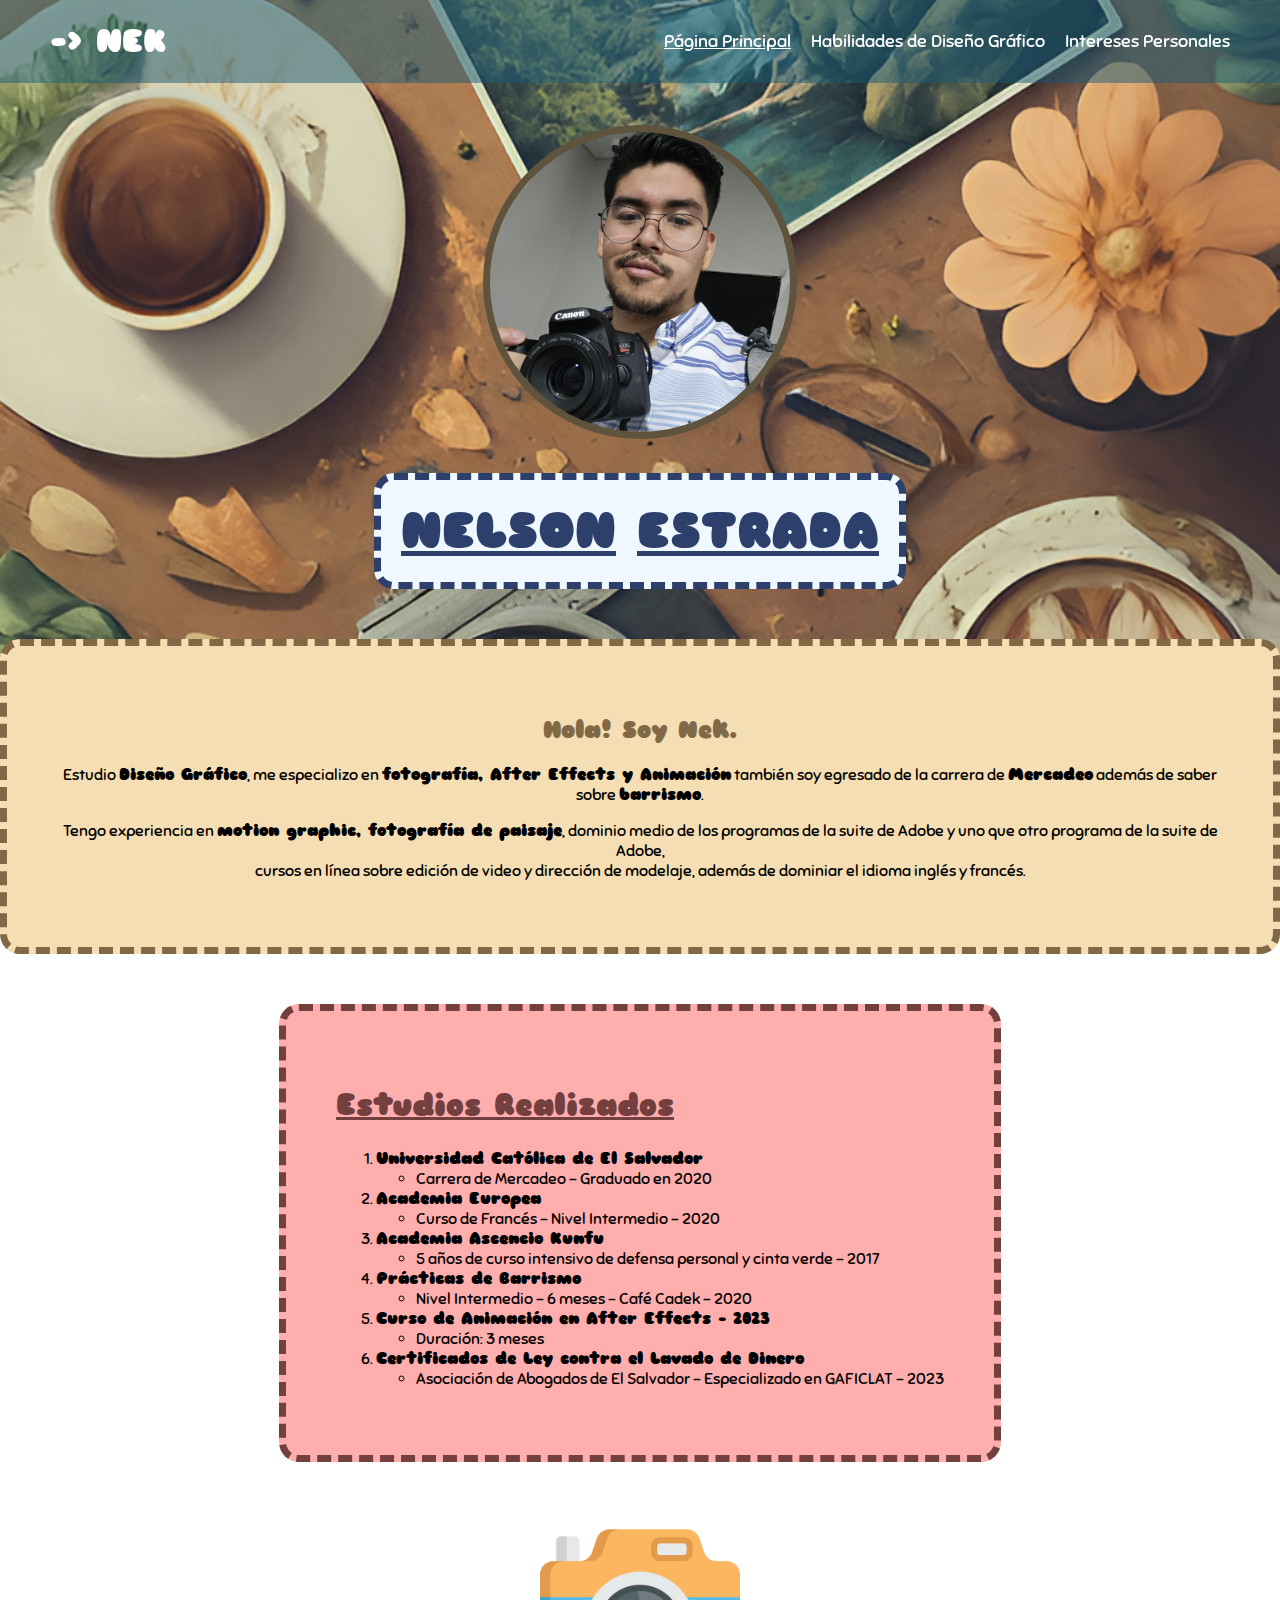
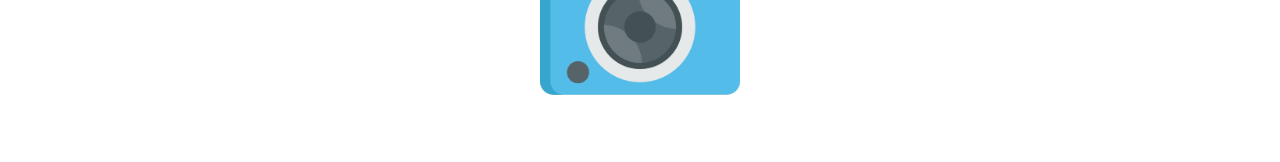
<file: index.html>
<!DOCTYPE html>
<html lang="es">
  <head>
    <meta charset="UTF-8">
    <meta name="viewport" content="width=device-width, initial-scale=1.0">
    <title>Nelson Estrada</title>
    <link rel="stylesheet" href="./styles/index_styles.css">
  </head>

  <body>
    <header>
      <h1>-> NEK</h1>
      <ul class="nav-bar">
        <li><a href="index.html"><u>Página Principal</u></a></li>
        <li><a href="habilidades.html">Habilidades de Diseño Gráfico</a></li>
        <li><a href="intereses.html">Intereses Personales</a></li>
        <link rel="preconnect" href="https://fonts.googleapis.com">
        <link rel="preconnect" href="https://fonts.gstatic.com" crossorigin>
        <link href="https://fonts.googleapis.com/css2?family=Sniglet&display=swap" rel="stylesheet">
      </ul>
    </header>

    <div class="content">
      <div class="info">
        <img src="./media/nelson_estrada.jpg" alt="student_picture" class="info-img">
        <h1 class="name"><u>NELSON</u> <u>ESTRADA</u></h1>
        <div class="info-personal">
          <h2>Hola! Soy <strong>Nek</strong>.</h2>
          <p>Estudio <strong>Diseño Gráfico</strong>, me especializo en <strong>fotografía, After Effects y Animación</strong> también soy egresado de la carrera de <strong>Mercadeo</strong> además de saber sobre <strong>barrismo</strong>.</p>
          <p>Tengo experiencia en <strong>motion graphic, fotografía de paisaje</strong>, dominio medio de los programas de la suite de Adobe y uno que otro programa de la suite de Adobe, <br>cursos en línea sobre edición de video y dirección de modelaje, además de dominiar el idioma inglés y francés.</p>
        </div>

        <div class="previous-studies">
          <h2>Estudios Realizados</h2>
          <div class="previous-studies-content">
            <ol>
              <li>
                <strong>Universidad Católica de El Salvador</strong>
                <ul>
                  <li>Carrera de Mercadeo - Graduado en 2020</li>
                </ul>
              </li>
              <li>
                <strong>Academia Europea</strong>
                <ul>
                  <li>Curso de Francés - Nivel Intermedio - 2020</li>
                </ul>
              </li>
              <li>
                <strong>Academia Ascencio Kunfu</strong>
                <ul>
                  <li>5 años de curso intensivo de defensa personal y cinta verde - 2017</li>
                </ul>
              </li>
              <li>
                <strong>Prácticas de Barrismo</strong>
                <ul>
                  <li>Nivel Intermedio - 6 meses - Café Cadek - 2020</li>
                </ul>
              </li>
              <li>
                <strong>Curso de Animación en After Effects - 2023</strong>
                <ul>
                  <li>Duración: 3 meses</li>
                </ul>
              </li>
              <li>
                <strong>Certificados de Ley contra el Lavado de Dinero</strong>
                <ul>
                  <li>Asociación de Abogados de El Salvador - Especializado en GAFICLAT - 2023</li>
                </ul>
              </li>
            </ol>
          </div>
        </div>

        <img src="./media/camera.png" alt="camera_icon" style="width: 200px; margin-bottom: 50px;">
      </div>
    </div>
  </body>
</html>
</file>
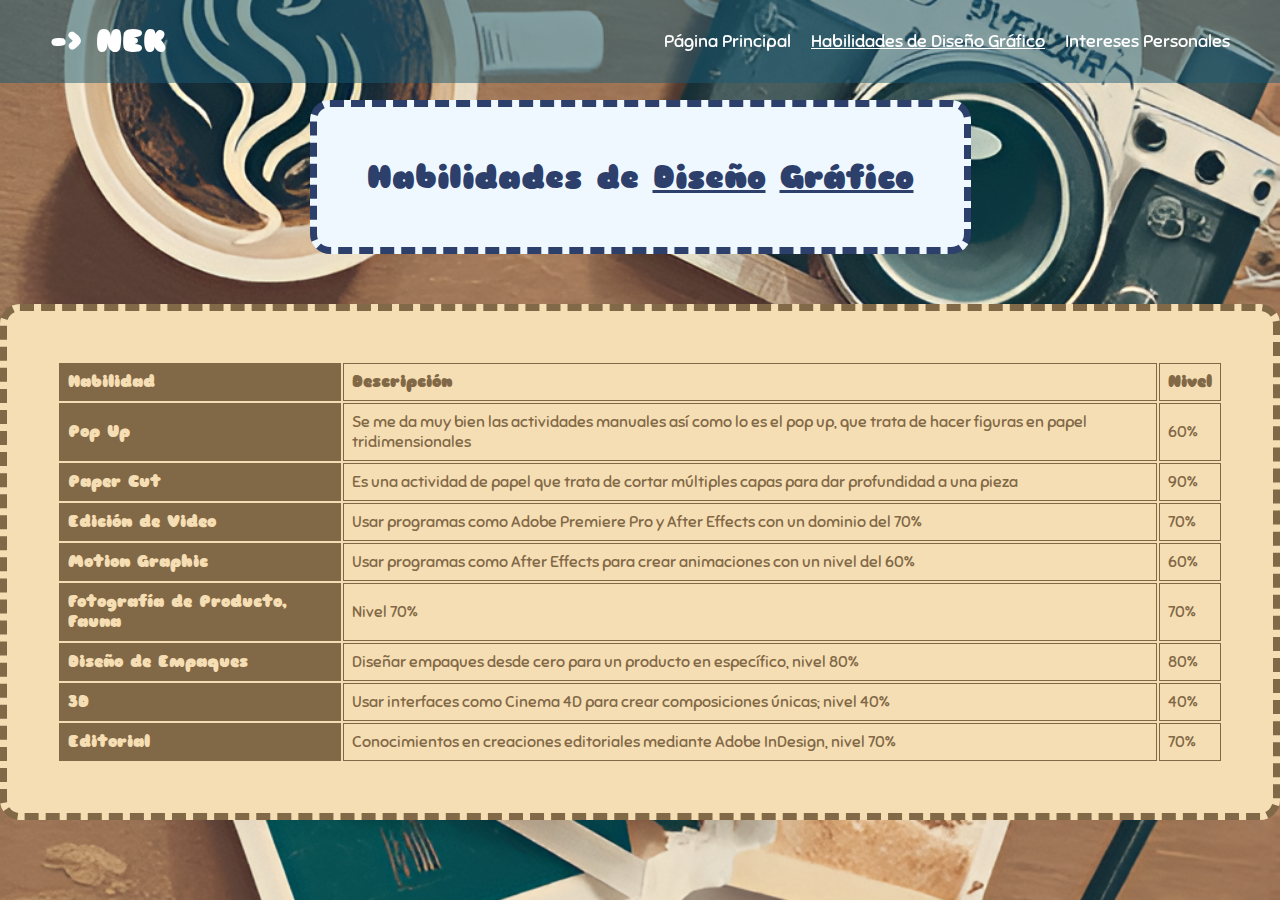
<file: habilidades.html>
<!DOCTYPE html>
<html lang="es">
  <head>
    <meta charset="UTF-8">
    <meta name="viewport" content="width=device-width, initial-scale=1.0">
    <title>Nelson Estrada</title>
    <link rel="stylesheet" href="./styles/habilidades_styles.css">
  </head>

  <body>
    <header>
      <h1>-> NEK</h1>
      <ul class="nav-bar">
        <li><a href="index.html">Página Principal</a></li>
        <li><a href="habilidades.html"><u>Habilidades de Diseño Gráfico</u></a></li>
        <li><a href="intereses.html">Intereses Personales</a></li>
        <link rel="preconnect" href="https://fonts.googleapis.com">
        <link rel="preconnect" href="https://fonts.gstatic.com" crossorigin>
        <link href="https://fonts.googleapis.com/css2?family=Sniglet&display=swap" rel="stylesheet">
      </ul>
    </header>
    
    <div class="content">
      <h1 class="title">Habilidades de <u>Diseño</u> <u>Gráfico</u></h1>

      <table>
        <tr>
          <th class="highlight">Habilidad</th>
          <th>Descripción</th>
          <th>Nivel</th>
        </tr>
        <tr>
          <td class="highlight">Pop Up</td>
          <td>Se me da muy bien las actividades manuales así como lo es el pop up, que trata de hacer figuras en papel tridimensionales</td>
          <td>60%</td>
        </tr>
        <tr>
          <td class="highlight">Paper Cut</td>
          <td>Es una actividad de papel que trata de cortar múltiples capas para dar profundidad a una pieza</td>
          <td>90%</td>
        </tr>
        <tr>
          <td class="highlight">Edición de Video</td>
          <td>Usar programas como Adobe Premiere Pro y After Effects con un dominio del 70%</td>
          <td>70%</td>
        </tr>
        <tr>
          <td class="highlight">Motion Graphic</td>
          <td>Usar programas como After Effects para crear animaciones con un nivel del 60%</td>
          <td>60%</td>
        </tr>
        <tr>
          <td class="highlight">Fotografía de Producto, Fauna</td>
          <td>Nivel 70%</td>
          <td>70%</td>
        </tr>
        <tr>
          <td class="highlight">Diseño de Empaques</td>
          <td>Diseñar empaques desde cero para un producto en específico, nivel 80%</td>
          <td>80%</td>
        </tr>
        <tr>
          <td class="highlight">3D</td>
          <td>Usar interfaces como Cinema 4D para crear composiciones únicas; nivel 40%</td>
          <td>40%</td>
        </tr>
        <tr>
          <td class="highlight">Editorial</td>
          <td>Conocimientos en creaciones editoriales mediante Adobe InDesign, nivel 70%</td>
          <td>70%</td>
        </tr>
      </table>
    </div>
  </body>
</html>
</file>
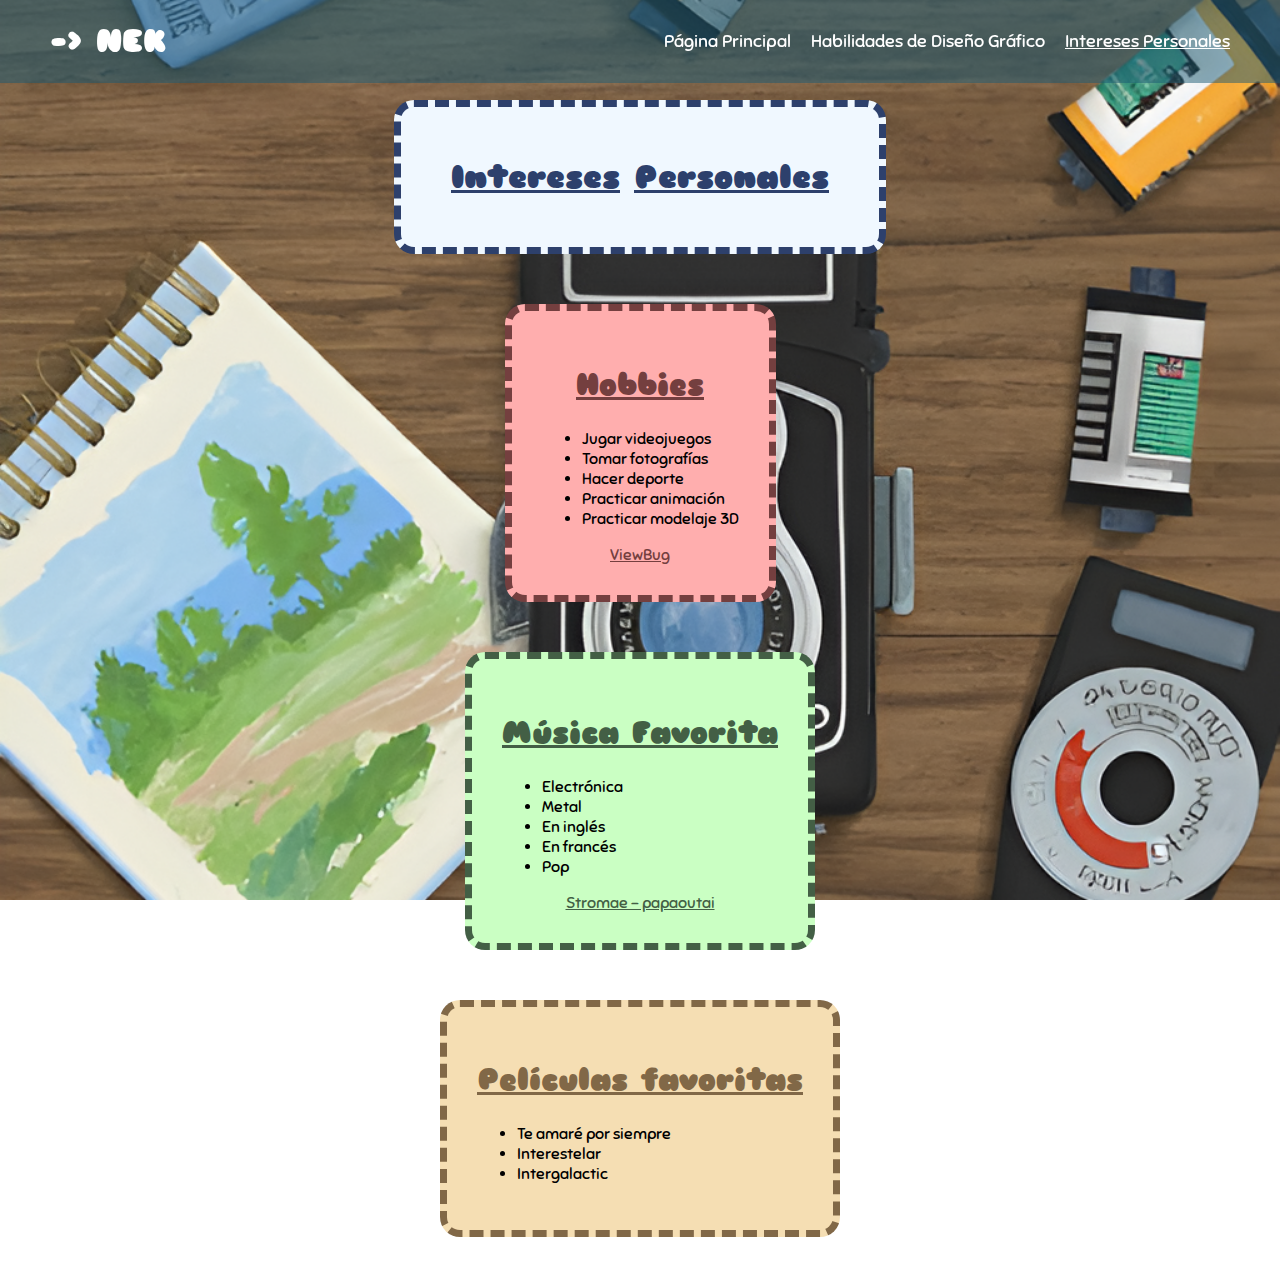
<file: intereses.html>
<!DOCTYPE html>
<html lang="es">
  <head>
    <meta charset="UTF-8">
    <meta name="viewport" content="width=device-width, initial-scale=1.0">
    <title>Nelson Estrada</title>
    <link rel="stylesheet" href="./styles/intereses_styles.css">
  </head>

  <body>
    <header>
      <h1>-> NEK</h1>
      <ul class="nav-bar">
        <li><a href="index.html">Página Principal</a></li>
        <li><a href="habilidades.html">Habilidades de Diseño Gráfico</a></li>
        <li><a href="intereses.html"><u>Intereses Personales</u></a></li>
        <link rel="preconnect" href="https://fonts.googleapis.com">
        <link rel="preconnect" href="https://fonts.gstatic.com" crossorigin>
        <link href="https://fonts.googleapis.com/css2?family=Sniglet&display=swap" rel="stylesheet">
      </ul>
    </header>
    
    <div class="content">
      <h1 class="title"><u>Intereses</u> <u>Personales</u></h1>

      <div class="hobbies">
        <h2>Hobbies</h2>
        <div class="hobbies-content">
          <ul>
            <li>Jugar videojuegos</li>
            <li>Tomar fotografías</li>
            <li>Hacer deporte</li>
            <li>Practicar animación</li>
            <li>Practicar modelaje 3D</li>
          </ul>
        </div>
        <div class="music-video">
          <a href="https://www.viewbug.com/fame/curatedphotos">ViewBug</a>
        </div>
      </div>

      <div class="music">
        <h2>Música Favorita</h2>
        <div class="music-content">
          <ul>
            <li>Electrónica</li>
            <li>Metal</li>
            <li>En inglés</li>
            <li>En francés</li>
            <li>Pop</li>
          </ul>
        </div>
        <div class="music-video">
          <a href="https://youtu.be/oiKj0Z_Xnjc?si=VU5KDIlY2MBaeg0a">Stromae - papaoutai</a>
        </div>
      </div>

      <div class="movies">
        <h2>Películas favoritas</h2>
        <div class="movies-content">
          <ul>
            <li>Te amaré por siempre</li>
            <li>Interestelar</li>
            <li>Intergalactic</li>
          </ul>
        </div>
    </div>
    </div>
  </body>
</html>
</file>
<file: styles/index_styles.css>
body {
  width: 100vw;
  height: 100vh;
  margin: 0;
}

/* Header */
header {
  background-color: rgb(26, 90, 116, 0.5);
  color: #fff;
  position: fixed;
  width: 100%;
  top: 0;
  left: 0;
  z-index: 1000;
  font-family: "Sniglet";
  font-weight: 400;
  font-style: normal;
  display: flex;
  align-items: center;
  justify-content: space-between;
}

header h1 {
  margin-left: 50px;
}

.nav-bar {
  list-style: none;
  text-decoration: none;
  text-align: center;
  display: flex;
  gap: 20px;
  margin-right: 50px;
}

.nav-bar a {
  color: white;
  text-decoration: none;
  font-size: 18px;
}

.nav-bar a:hover {
  color: #f0e4a0;
}

/* Body */
p {
  color: black;
}

.info {
  display: flex;
  flex-direction: column;
  width: 100%;
  align-items: center;
  background: url(../media/background.png);
  background-size: cover;
  background-position: center;
  background-attachment: fixed;
  position: absolute;
}

.info-img {
  width: 300px;
  height: 300px;
  object-fit: cover;
  border-radius: 50%;
  border: solid 7px #5f533d;
  margin-top: 125px;
}

.info-personal {
  text-align: center;
  background: wheat;
  border-radius: 20px;
  padding: 50px;
  border: dashed 7px #816847;
  font-family: "Sniglet";
  margin-bottom: 50px;
}

.info-personal h2 {
  color: #816847;
}

.name {
  color: #2d406c;
  margin-bottom: 50px;
  font-family: "Sniglet";
  font-size: 50px;
  background: aliceblue;
  padding: 20px;
  border-radius: 20px;
  border: dashed 7px #2d406c;
}

.previous-studies {
  background: #ffaeae;
  border-radius: 20px;
  border: dashed 7px #743f3f;
  font-family: "Sniglet";
  padding: 50px;
  margin-bottom: 50px;
  color: black;
}

.previous-studies h2 {
  text-decoration: underline;
  font-size: 30px;
  color: #743f3f;
}
</file>
<file: styles/habilidades_styles.css>
body {
  width: 100vw;
  height: 100vh;
  margin: 0;
}

/* Header */
header {
  background-color: rgb(26, 90, 116, 0.5);
  color: #fff;
  position: fixed;
  width: 100%;
  top: 0;
  left: 0;
  z-index: 1000;
  font-family: "Sniglet";
  font-weight: 400;
  font-style: normal;
  display: flex;
  align-items: center;
  justify-content: space-between;
}

header h1 {
  margin-left: 50px;
}

.nav-bar {
  list-style: none;
  text-decoration: none;
  text-align: center;
  display: flex;
  gap: 20px;
  margin-right: 50px;
}

.nav-bar a {
  color: white;
  text-decoration: none;
  font-size: 18px;
}

.nav-bar a:hover {
  color: #f0e4a0;
}

/* Body */
.content {
  display: flex;
  flex-direction: column;
  width: 100%;
  height: 100vh;
  align-items: center;
  background: url(../media/background2.png);
  background-size: cover;
  background-position: center;
  background-attachment: fixed;
  position: relative;
}

p {
  color: black;
}

.title {
  margin-top: 100px;
  font-family: "Sniglet";
  background-color: aliceblue;
  color: #2d406c;
  padding: 50px;
  border-radius: 20px;
  border: dashed 7px #2d406c;
  margin-bottom: 50px;
}

table {
  text-align: center;
  background: wheat;
  border-radius: 20px;
  padding: 50px;
  border: dashed 7px #816847;
  font-family: "Sniglet";
  margin-bottom: 50px;
}

table .highlight {
  color: wheat;
  background-color: #816847;
  font-weight: bold;
}

th, td {
  border: 1px solid #816847;
  padding: 8px;
  text-align: left;
  color: #816847;
}

.name {
  color: #2d406c;
  margin-bottom: 50px;
  font-family: "Sniglet";
  font-size: 50px;
  background: aliceblue;
  padding: 20px;
  border-radius: 20px;
  border: dashed 7px #2d406c;
}
</file>
<file: styles/intereses_styles.css>
body {
  width: 100vw;
  height: 100vh;
  margin: 0;
}

/* Header */
header {
  background-color: rgb(26, 90, 116, 0.5);
  color: #fff;
  position: fixed;
  width: 100%;
  top: 0;
  left: 0;
  z-index: 1000;
  font-family: "Sniglet";
  font-weight: 400;
  font-style: normal;
  display: flex;
  align-items: center;
  justify-content: space-between;
}

header h1 {
  margin-left: 50px;
}

.nav-bar {
  list-style: none;
  text-decoration: none;
  text-align: center;
  display: flex;
  gap: 20px;
  margin-right: 50px;
}

.nav-bar a {
  color: white;
  text-decoration: none;
  font-size: 18px;
}

.nav-bar a:hover {
  color: #f0e4a0;
}

/* Body */
.content {
  display: flex;
  flex-direction: column;
  width: 100%;
  align-items: center;
  background: url(../media/background3.png);
  background-size: cover;
  background-position: center;
  background-attachment: fixed;
  position: absolute;
}

p {
  color: black;
}

.title {
  margin-top: 100px;
  font-family: "Sniglet";
  background-color: aliceblue;
  color: #2d406c;
  padding: 50px;
  border-radius: 20px;
  border: dashed 7px #2d406c;
  margin-bottom: 50px;
}

table {
  text-align: center;
  background: wheat;
  border-radius: 20px;
  padding: 50px;
  border: dashed 7px #816847;
  font-family: "Sniglet";
  margin-bottom: 50px;
}

table .highlight {
  color: wheat;
  background-color: #816847;
  font-weight: bold;
}

th, td {
  border: 1px solid #816847;
  padding: 8px;
  text-align: left;
}

.name {
  color: #2d406c;
  margin-bottom: 50px;
  font-family: "Sniglet";
  font-size: 50px;
  background: aliceblue;
  padding: 20px;
  border-radius: 20px;
  border: dashed 7px #2d406c;
}

.hobbies {
  background: #ffaeae;
  border-radius: 20px;
  border: dashed 7px #743f3f;
  font-family: "Sniglet";
  padding: 30px;
  margin-bottom: 50px;
  color: black;
}

.hobbies h2 {
  text-decoration: underline;
  font-size: 30px;
  color: #743f3f;
  text-align: center;
}

.hobbies a {
  color: #743f3f;
  text-align: center;
  width: 100%;
  display: block;
}

.hobbies a:hover {
  color: #a87979;
}

.music {
  background: #caffc3;
  border-radius: 20px;
  border: dashed 7px #435f45;
  font-family: "Sniglet";
  padding: 30px;
  margin-bottom: 50px;
  color: black;
}

.music a:hover {
  color: #816847;
}

.music h2 {
  text-decoration: underline;
  font-size: 30px;
  color: #435f45;
  text-align: center;
}

.music-video {
  width: 100%;
}

.music a {
  color: #435f45;
  text-align: center;
  width: 100%;
  display: block;
}

.music a:hover {
  color: #816847;
}

.movies {
  background: wheat;
  border-radius: 20px;
  border: dashed 7px #816847;
  font-family: "Sniglet";
  padding: 30px;
  margin-bottom: 50px;
  color: black;
}

.movies h2 {
  text-decoration: underline;
  font-size: 30px;
  color: #816847;
  text-align: center;
}
</file>
